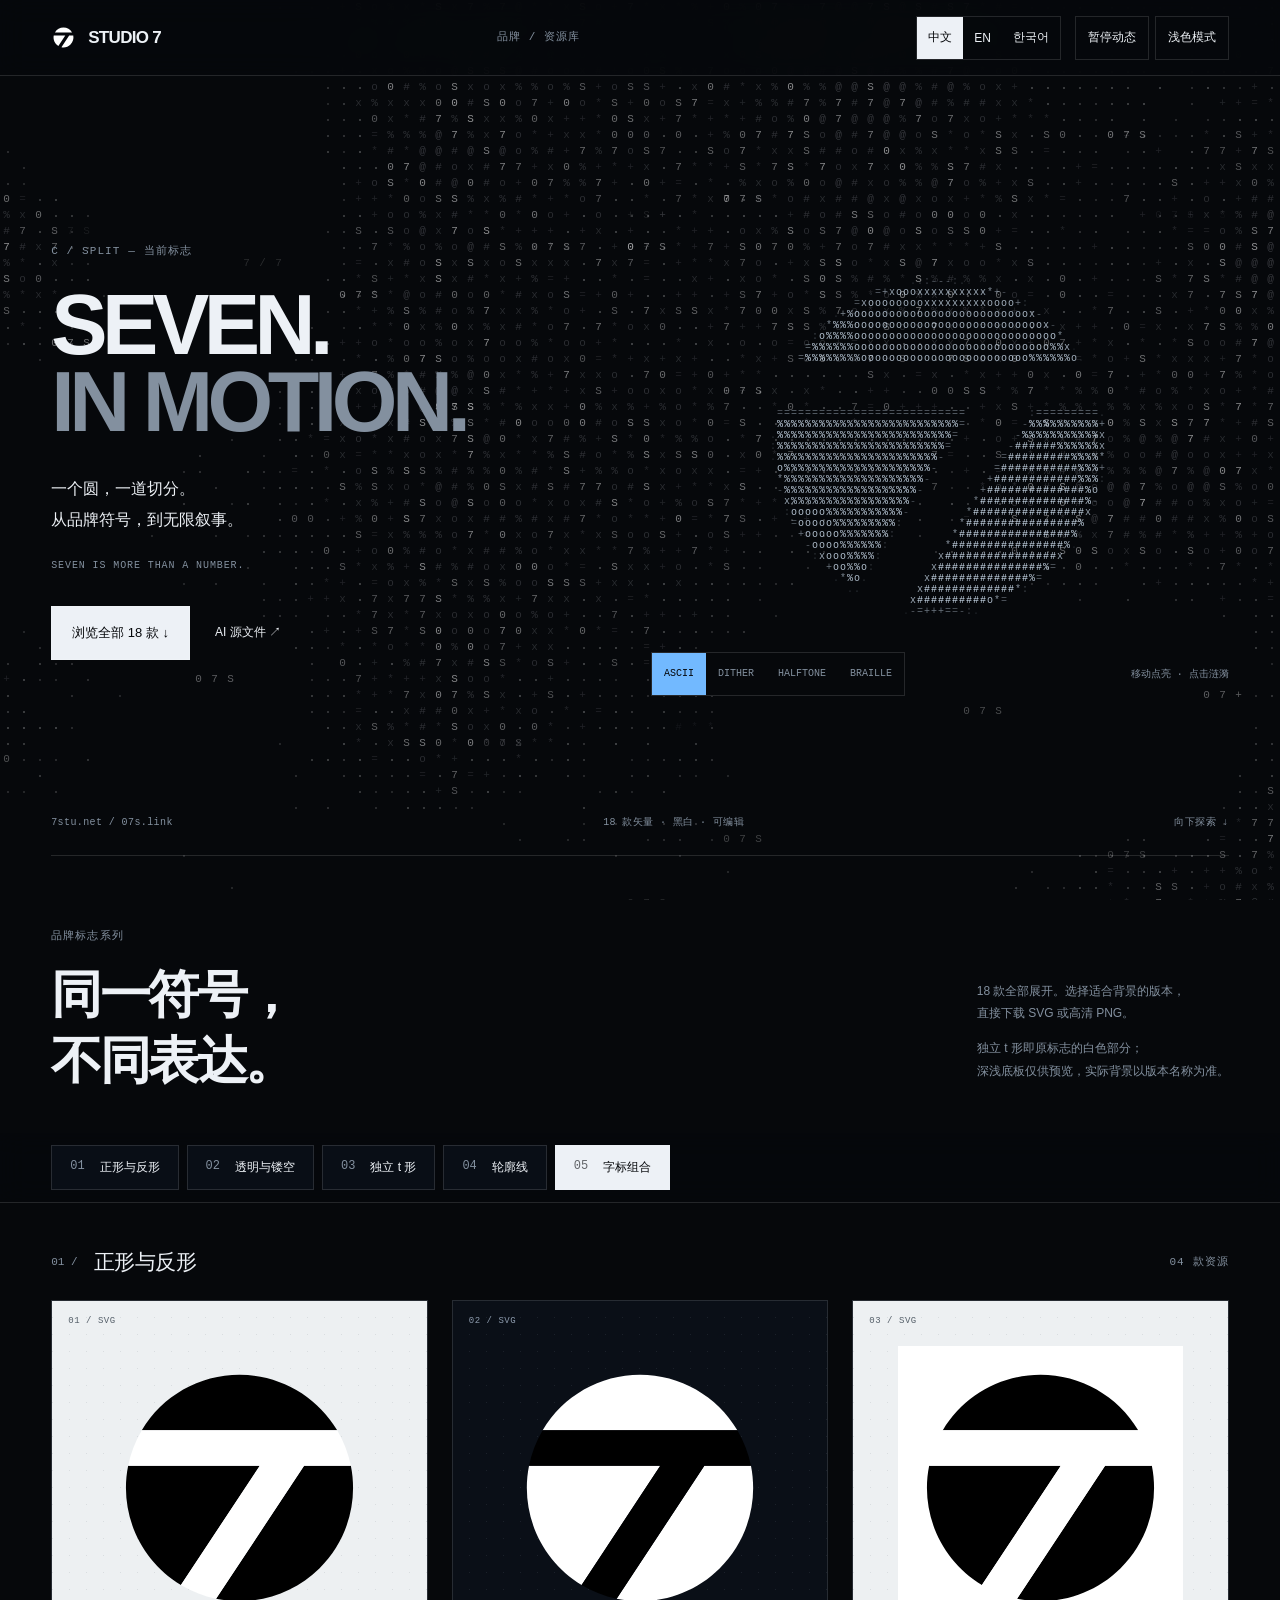
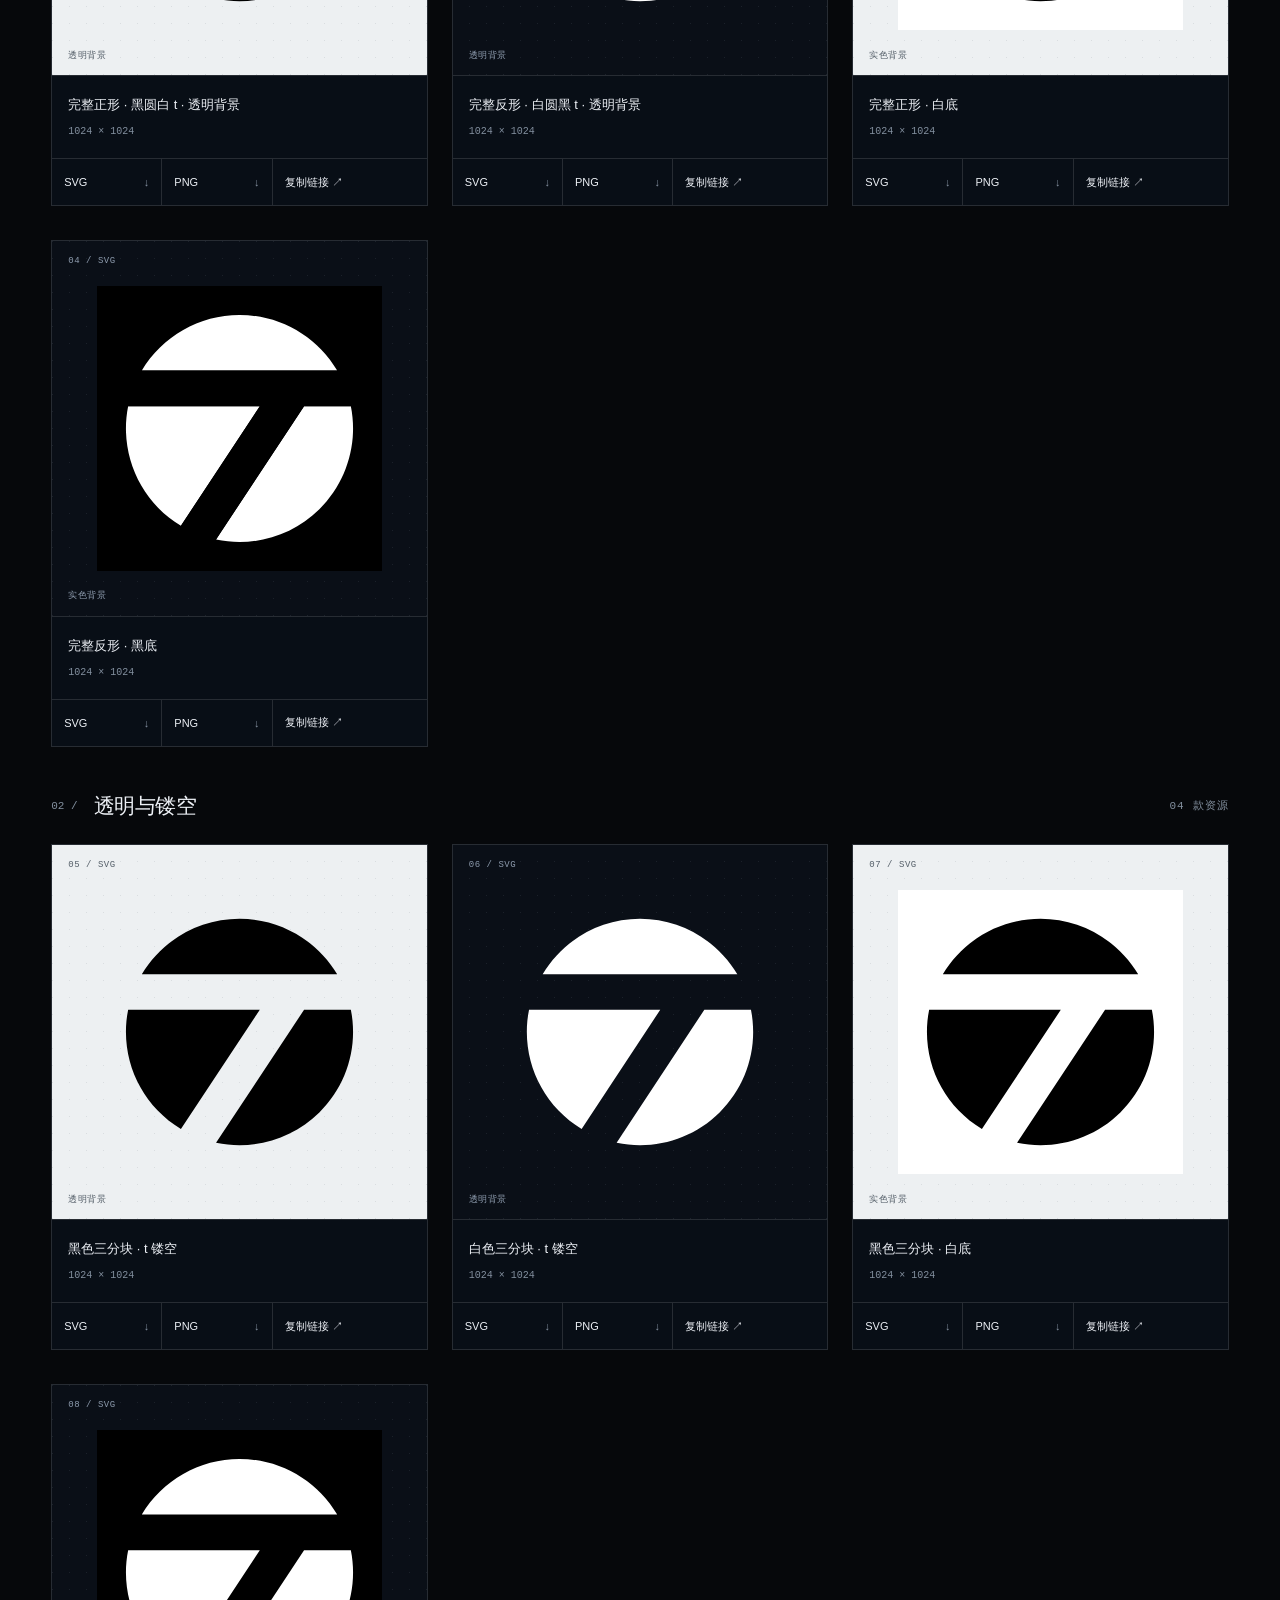
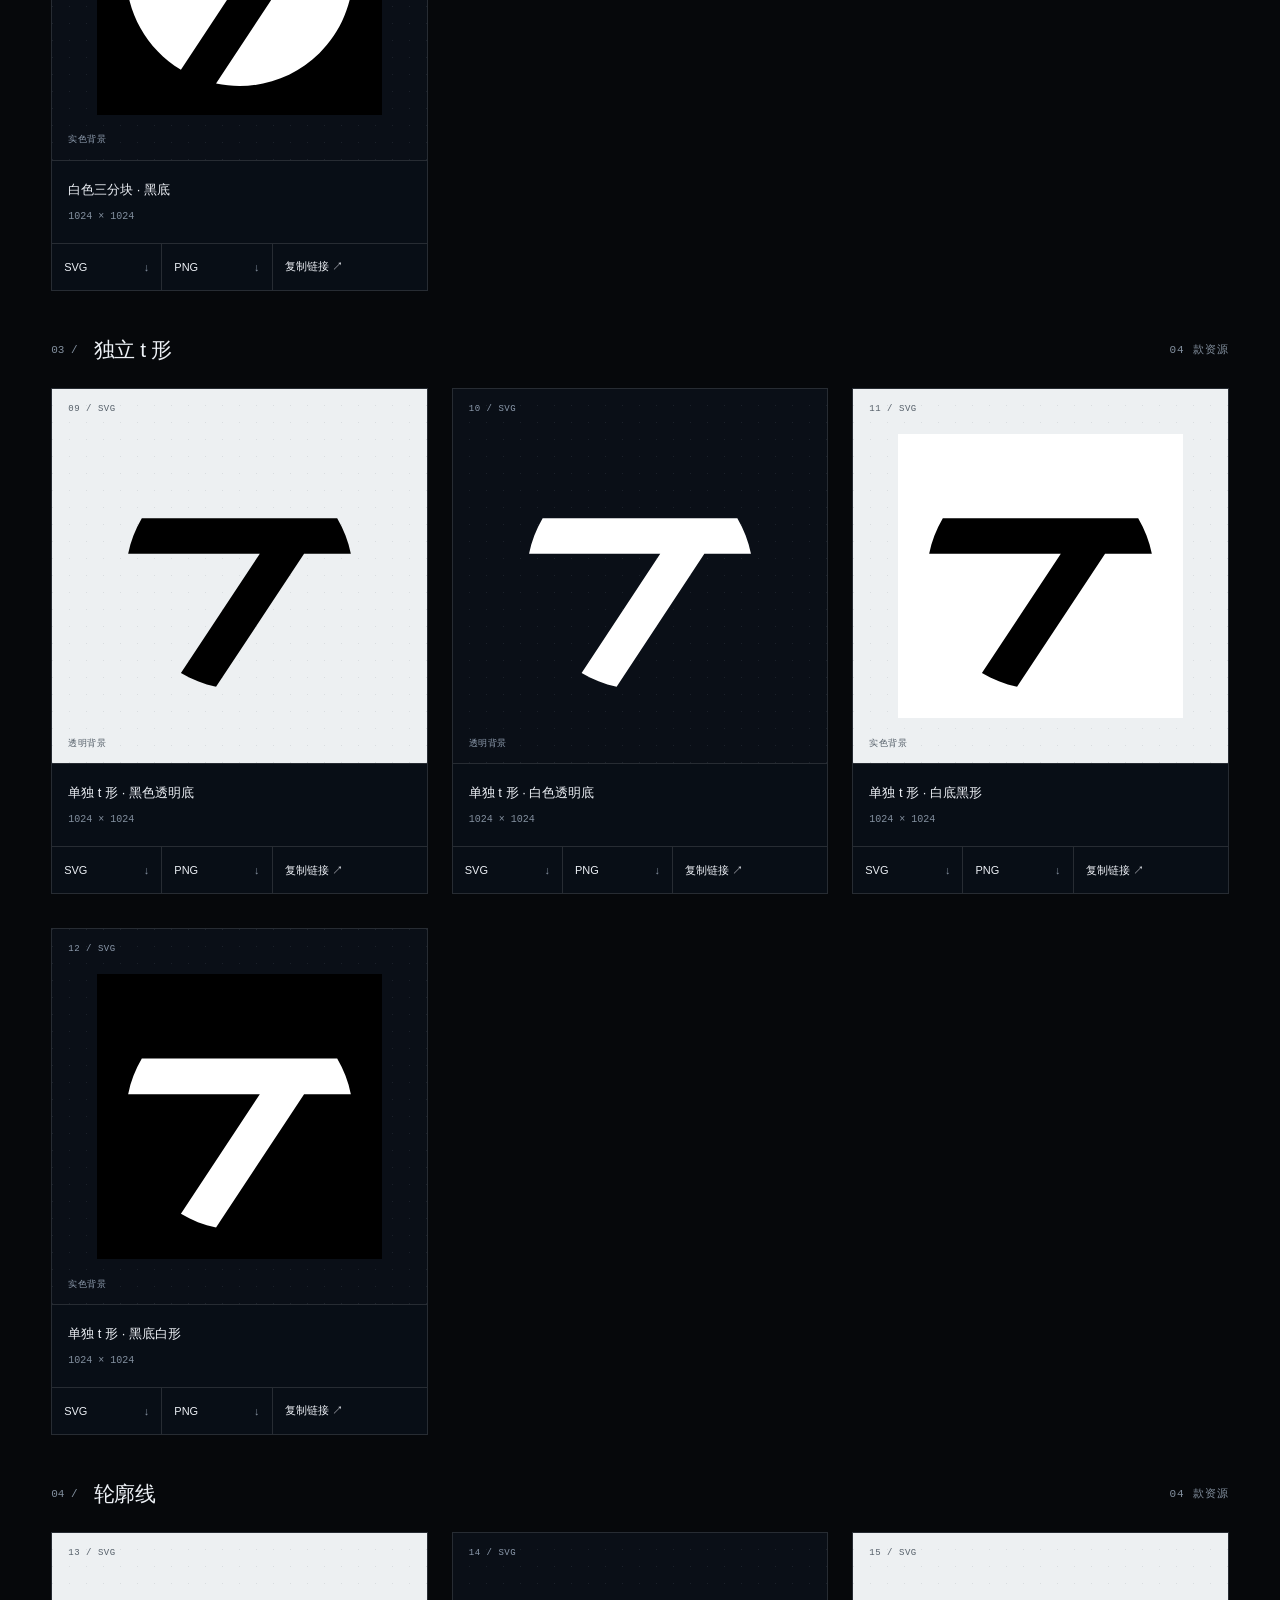
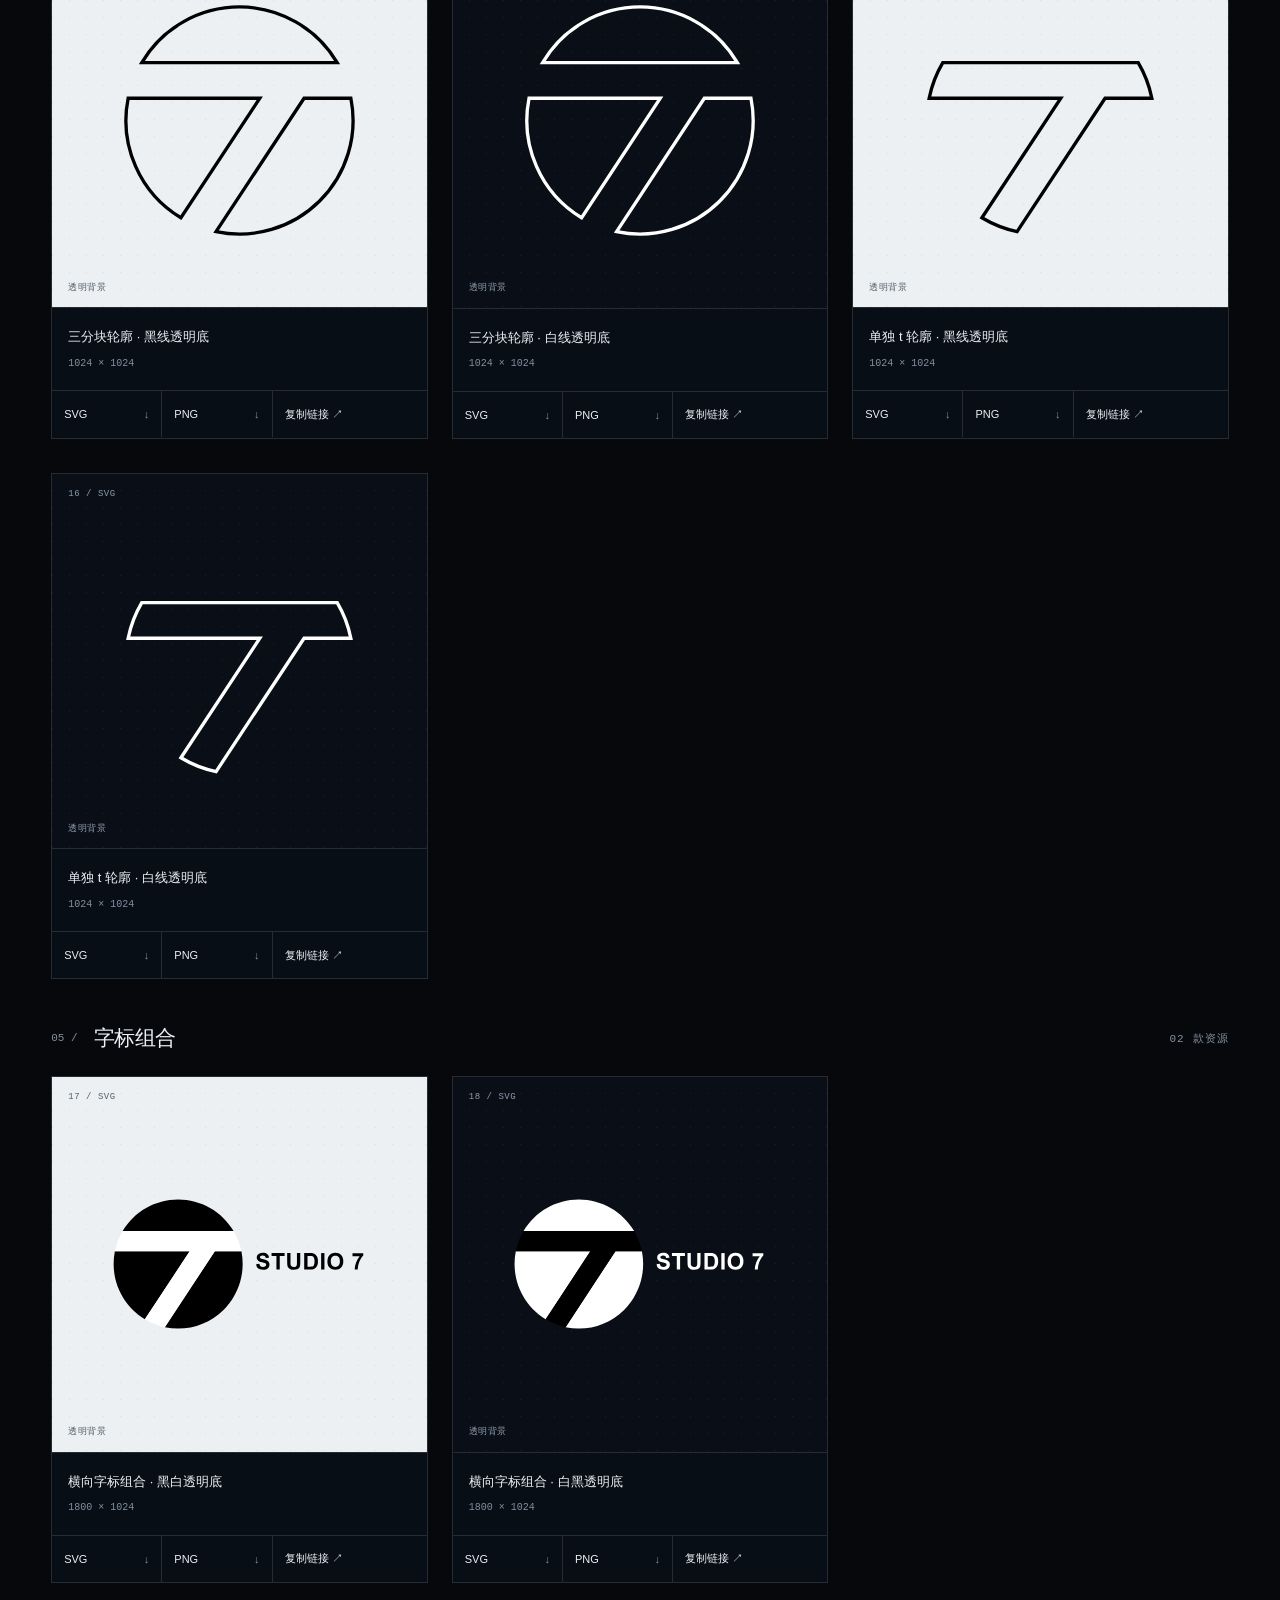
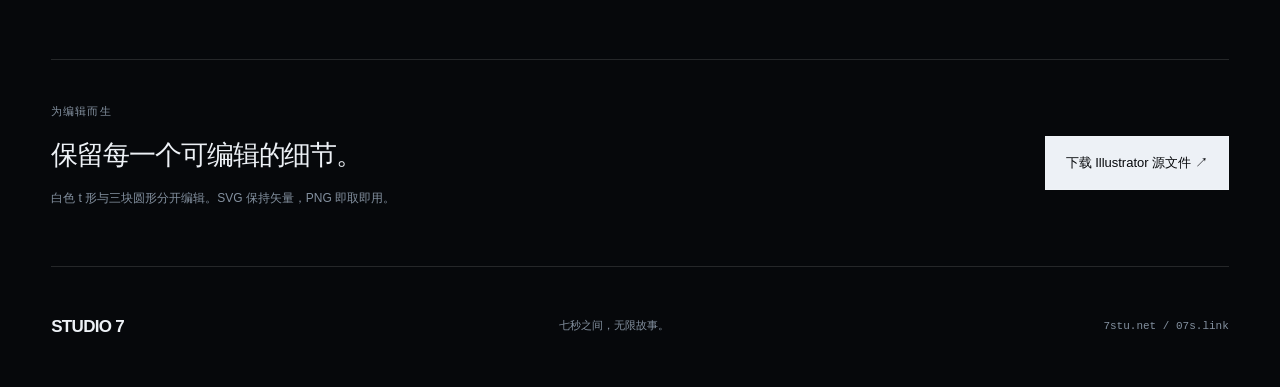
<file: index.html>
<!doctype html>
<html lang="zh-CN" data-theme="dark"><head><meta charset="utf-8"><meta name="viewport" content="width=device-width,initial-scale=1"><meta name="theme-color" content="#06080b"><meta name="description" content="STUDIO 7 · C / SPLIT 品牌资源库。18 款可编辑 SVG 与高清 PNG，正反、镂空、独立 t 形、轮廓和组合字标。"><title>STUDIO 7 — Identity in motion.</title><link rel="icon" href="logo/studio7.svg" type="image/svg+xml"><link rel="stylesheet" href="assets/identity.css?v=20261017c"></head><body><div id="loader" aria-hidden="true"><div class="bar"></div><div class="num"></div></div><script src="assets/loader.js?v=20261017"></script><a class="skip" href="#library">跳到 Logo 资源</a><canvas id="field" aria-hidden="true"></canvas><div class="page"><header class="topbar"><a href="#top" class="brand"><img src="logo/studio7-white.svg" width="25" height="25" alt=""><span>STUDIO 7</span></a><span class="top-label">IDENTITY / RESOURCE LIBRARY</span><div class="controls"><div class="languages" role="group" aria-label="语言"><button data-lang="zh" lang="zh-CN" aria-pressed="true">中文</button><button data-lang="en" lang="en" aria-pressed="false">EN</button><button data-lang="ko" lang="ko" aria-pressed="false">한국어</button></div><button id="motion" type="button" aria-pressed="false">暂停动态</button><button id="theme" type="button" aria-pressed="false">浅色模式</button></div></header><main id="top"><section class="hero"><div class="hero-copy"><div class="eyebrow"><span class="live-dot"></span> C / SPLIT — CURRENT IDENTITY</div><h1>SEVEN.<br><span>IN MOTION.</span></h1><p class="hero-intro">一个圆，一道切分。<br>从品牌符号，到无限叙事。</p><p class="hero-manifesto">SEVEN IS MORE THAN A NUMBER.</p><div class="hero-actions"><a class="primary" href="#library">浏览全部 18 款 <span>↓</span></a><a href="logo/studio7-c/source/studio7-c.ai" download>AI 源文件 ↗︎</a></div></div><div class="hero-art"><canvas id="heroCanvas" role="img" aria-label="由 ASCII 字符组成的动态 C / SPLIT 标志"></canvas><img class="canvas-fallback" src="logo/studio7-white.svg" alt="C / SPLIT 标志"><div class="art-tools"><div class="render-modes" role="group" aria-label="字符渲染方式"><button data-mode="ascii" aria-pressed="true">ASCII</button><button data-mode="dither" aria-pressed="false">DITHER</button><button data-mode="halftone" aria-pressed="false">HALFTONE</button><button data-mode="braille" aria-pressed="false">BRAILLE</button></div><span>移动点亮 · 点击涟漪</span></div></div><div class="hero-footer"><span>7stu.net / 07s.link</span><span>18 VECTORS · BLACK & WHITE · EDITABLE</span><span>SCROLL TO EXPLORE ↓</span></div></section><section class="library-intro" id="library"><div><p class="eyebrow">THE IDENTITY COLLECTION</p><h2>同一符号，<br>不同表达。</h2></div><div class="library-description"><p>18 款全部展开。选择适合背景的版本，<br>直接下载 SVG 或高清 PNG。</p><p>独立 t 形即原标志的白色部分；<br>深浅底板仅供预览，实际背景以版本名称为准。</p></div></section><nav class="category-nav" aria-label="资源分类"><a href="#positive"><span>01</span> 正形与反形</a><a href="#cutout"><span>02</span> 透明与镂空</a><a href="#t-shape"><span>03</span> 独立 t 形</a><a href="#outline"><span>04</span> 轮廓线</a><a href="#lockup"><span>05</span> 字标组合</a></nav><section class="collection" id="positive" aria-labelledby="title-positive"><div class="section-heading"><div><span class="index-number">01 /</span><h2 id="title-positive">正形与反形</h2></div><span class="mono">04 ASSETS</span></div><div class="asset-grid"><article class="asset"><div class="sample on-light"><span class="asset-number">01 / SVG</span><img src="logo/studio7-c/svg/01-full-positive-transparent.svg" width="1024" height="1024" alt="完整正形 · 黑圆白 t · 透明背景" loading="lazy" decoding="async"><span class="sample-caption">TRANSPARENT</span></div><div class="asset-meta"><h3>完整正形 · 黑圆白 t · 透明背景</h3><span>1024 × 1024</span></div><div class="asset-actions"><a href="logo/studio7-c/svg/01-full-positive-transparent.svg" download>SVG <span>↓</span></a><a href="logo/studio7-c/png/01-full-positive-transparent.png" download>PNG <span>↓</span></a><button type="button" data-copy="logo/studio7-c/svg/01-full-positive-transparent.svg" aria-label="复制完整正形 · 黑圆白 t · 透明背景的 SVG 地址">复制链接 <span>↗︎</span></button></div></article><article class="asset"><div class="sample on-dark"><span class="asset-number">02 / SVG</span><img src="logo/studio7-c/svg/02-full-reverse-transparent.svg" width="1024" height="1024" alt="完整反形 · 白圆黑 t · 透明背景" loading="lazy" decoding="async"><span class="sample-caption">TRANSPARENT</span></div><div class="asset-meta"><h3>完整反形 · 白圆黑 t · 透明背景</h3><span>1024 × 1024</span></div><div class="asset-actions"><a href="logo/studio7-c/svg/02-full-reverse-transparent.svg" download>SVG <span>↓</span></a><a href="logo/studio7-c/png/02-full-reverse-transparent.png" download>PNG <span>↓</span></a><button type="button" data-copy="logo/studio7-c/svg/02-full-reverse-transparent.svg" aria-label="复制完整反形 · 白圆黑 t · 透明背景的 SVG 地址">复制链接 <span>↗︎</span></button></div></article><article class="asset"><div class="sample on-light"><span class="asset-number">03 / SVG</span><img src="logo/studio7-c/svg/03-full-positive-white-bg.svg" width="1024" height="1024" alt="完整正形 · 白底" loading="lazy" decoding="async"><span class="sample-caption">SOLID BACKGROUND</span></div><div class="asset-meta"><h3>完整正形 · 白底</h3><span>1024 × 1024</span></div><div class="asset-actions"><a href="logo/studio7-c/svg/03-full-positive-white-bg.svg" download>SVG <span>↓</span></a><a href="logo/studio7-c/png/03-full-positive-white-bg.png" download>PNG <span>↓</span></a><button type="button" data-copy="logo/studio7-c/svg/03-full-positive-white-bg.svg" aria-label="复制完整正形 · 白底的 SVG 地址">复制链接 <span>↗︎</span></button></div></article><article class="asset"><div class="sample on-dark"><span class="asset-number">04 / SVG</span><img src="logo/studio7-c/svg/04-full-reverse-black-bg.svg" width="1024" height="1024" alt="完整反形 · 黑底" loading="lazy" decoding="async"><span class="sample-caption">SOLID BACKGROUND</span></div><div class="asset-meta"><h3>完整反形 · 黑底</h3><span>1024 × 1024</span></div><div class="asset-actions"><a href="logo/studio7-c/svg/04-full-reverse-black-bg.svg" download>SVG <span>↓</span></a><a href="logo/studio7-c/png/04-full-reverse-black-bg.png" download>PNG <span>↓</span></a><button type="button" data-copy="logo/studio7-c/svg/04-full-reverse-black-bg.svg" aria-label="复制完整反形 · 黑底的 SVG 地址">复制链接 <span>↗︎</span></button></div></article></div></section><section class="collection" id="cutout" aria-labelledby="title-cutout"><div class="section-heading"><div><span class="index-number">02 /</span><h2 id="title-cutout">透明与镂空</h2></div><span class="mono">04 ASSETS</span></div><div class="asset-grid"><article class="asset"><div class="sample on-light"><span class="asset-number">05 / SVG</span><img src="logo/studio7-c/svg/05-split-black-transparent.svg" width="1024" height="1024" alt="黑色三分块 · t 镂空" loading="lazy" decoding="async"><span class="sample-caption">TRANSPARENT</span></div><div class="asset-meta"><h3>黑色三分块 · t 镂空</h3><span>1024 × 1024</span></div><div class="asset-actions"><a href="logo/studio7-c/svg/05-split-black-transparent.svg" download>SVG <span>↓</span></a><a href="logo/studio7-c/png/05-split-black-transparent.png" download>PNG <span>↓</span></a><button type="button" data-copy="logo/studio7-c/svg/05-split-black-transparent.svg" aria-label="复制黑色三分块 · t 镂空的 SVG 地址">复制链接 <span>↗︎</span></button></div></article><article class="asset"><div class="sample on-dark"><span class="asset-number">06 / SVG</span><img src="logo/studio7-c/svg/06-split-white-transparent.svg" width="1024" height="1024" alt="白色三分块 · t 镂空" loading="lazy" decoding="async"><span class="sample-caption">TRANSPARENT</span></div><div class="asset-meta"><h3>白色三分块 · t 镂空</h3><span>1024 × 1024</span></div><div class="asset-actions"><a href="logo/studio7-c/svg/06-split-white-transparent.svg" download>SVG <span>↓</span></a><a href="logo/studio7-c/png/06-split-white-transparent.png" download>PNG <span>↓</span></a><button type="button" data-copy="logo/studio7-c/svg/06-split-white-transparent.svg" aria-label="复制白色三分块 · t 镂空的 SVG 地址">复制链接 <span>↗︎</span></button></div></article><article class="asset"><div class="sample on-light"><span class="asset-number">07 / SVG</span><img src="logo/studio7-c/svg/07-split-black-white-bg.svg" width="1024" height="1024" alt="黑色三分块 · 白底" loading="lazy" decoding="async"><span class="sample-caption">SOLID BACKGROUND</span></div><div class="asset-meta"><h3>黑色三分块 · 白底</h3><span>1024 × 1024</span></div><div class="asset-actions"><a href="logo/studio7-c/svg/07-split-black-white-bg.svg" download>SVG <span>↓</span></a><a href="logo/studio7-c/png/07-split-black-white-bg.png" download>PNG <span>↓</span></a><button type="button" data-copy="logo/studio7-c/svg/07-split-black-white-bg.svg" aria-label="复制黑色三分块 · 白底的 SVG 地址">复制链接 <span>↗︎</span></button></div></article><article class="asset"><div class="sample on-dark"><span class="asset-number">08 / SVG</span><img src="logo/studio7-c/svg/08-split-white-black-bg.svg" width="1024" height="1024" alt="白色三分块 · 黑底" loading="lazy" decoding="async"><span class="sample-caption">SOLID BACKGROUND</span></div><div class="asset-meta"><h3>白色三分块 · 黑底</h3><span>1024 × 1024</span></div><div class="asset-actions"><a href="logo/studio7-c/svg/08-split-white-black-bg.svg" download>SVG <span>↓</span></a><a href="logo/studio7-c/png/08-split-white-black-bg.png" download>PNG <span>↓</span></a><button type="button" data-copy="logo/studio7-c/svg/08-split-white-black-bg.svg" aria-label="复制白色三分块 · 黑底的 SVG 地址">复制链接 <span>↗︎</span></button></div></article></div></section><section class="collection" id="t-shape" aria-labelledby="title-t-shape"><div class="section-heading"><div><span class="index-number">03 /</span><h2 id="title-t-shape">独立 t 形</h2></div><span class="mono">04 ASSETS</span></div><div class="asset-grid"><article class="asset"><div class="sample on-light"><span class="asset-number">09 / SVG</span><img src="logo/studio7-c/svg/09-t-black-transparent.svg" width="1024" height="1024" alt="单独 t 形 · 黑色透明底" loading="lazy" decoding="async"><span class="sample-caption">TRANSPARENT</span></div><div class="asset-meta"><h3>单独 t 形 · 黑色透明底</h3><span>1024 × 1024</span></div><div class="asset-actions"><a href="logo/studio7-c/svg/09-t-black-transparent.svg" download>SVG <span>↓</span></a><a href="logo/studio7-c/png/09-t-black-transparent.png" download>PNG <span>↓</span></a><button type="button" data-copy="logo/studio7-c/svg/09-t-black-transparent.svg" aria-label="复制单独 t 形 · 黑色透明底的 SVG 地址">复制链接 <span>↗︎</span></button></div></article><article class="asset"><div class="sample on-dark"><span class="asset-number">10 / SVG</span><img src="logo/studio7-c/svg/10-t-white-transparent.svg" width="1024" height="1024" alt="单独 t 形 · 白色透明底" loading="lazy" decoding="async"><span class="sample-caption">TRANSPARENT</span></div><div class="asset-meta"><h3>单独 t 形 · 白色透明底</h3><span>1024 × 1024</span></div><div class="asset-actions"><a href="logo/studio7-c/svg/10-t-white-transparent.svg" download>SVG <span>↓</span></a><a href="logo/studio7-c/png/10-t-white-transparent.png" download>PNG <span>↓</span></a><button type="button" data-copy="logo/studio7-c/svg/10-t-white-transparent.svg" aria-label="复制单独 t 形 · 白色透明底的 SVG 地址">复制链接 <span>↗︎</span></button></div></article><article class="asset"><div class="sample on-light"><span class="asset-number">11 / SVG</span><img src="logo/studio7-c/svg/11-t-black-white-bg.svg" width="1024" height="1024" alt="单独 t 形 · 白底黑形" loading="lazy" decoding="async"><span class="sample-caption">SOLID BACKGROUND</span></div><div class="asset-meta"><h3>单独 t 形 · 白底黑形</h3><span>1024 × 1024</span></div><div class="asset-actions"><a href="logo/studio7-c/svg/11-t-black-white-bg.svg" download>SVG <span>↓</span></a><a href="logo/studio7-c/png/11-t-black-white-bg.png" download>PNG <span>↓</span></a><button type="button" data-copy="logo/studio7-c/svg/11-t-black-white-bg.svg" aria-label="复制单独 t 形 · 白底黑形的 SVG 地址">复制链接 <span>↗︎</span></button></div></article><article class="asset"><div class="sample on-dark"><span class="asset-number">12 / SVG</span><img src="logo/studio7-c/svg/12-t-white-black-bg.svg" width="1024" height="1024" alt="单独 t 形 · 黑底白形" loading="lazy" decoding="async"><span class="sample-caption">SOLID BACKGROUND</span></div><div class="asset-meta"><h3>单独 t 形 · 黑底白形</h3><span>1024 × 1024</span></div><div class="asset-actions"><a href="logo/studio7-c/svg/12-t-white-black-bg.svg" download>SVG <span>↓</span></a><a href="logo/studio7-c/png/12-t-white-black-bg.png" download>PNG <span>↓</span></a><button type="button" data-copy="logo/studio7-c/svg/12-t-white-black-bg.svg" aria-label="复制单独 t 形 · 黑底白形的 SVG 地址">复制链接 <span>↗︎</span></button></div></article></div></section><section class="collection" id="outline" aria-labelledby="title-outline"><div class="section-heading"><div><span class="index-number">04 /</span><h2 id="title-outline">轮廓线</h2></div><span class="mono">04 ASSETS</span></div><div class="asset-grid"><article class="asset"><div class="sample on-light"><span class="asset-number">13 / SVG</span><img src="logo/studio7-c/svg/13-split-outline-black.svg" width="1024" height="1024" alt="三分块轮廓 · 黑线透明底" loading="lazy" decoding="async"><span class="sample-caption">TRANSPARENT</span></div><div class="asset-meta"><h3>三分块轮廓 · 黑线透明底</h3><span>1024 × 1024</span></div><div class="asset-actions"><a href="logo/studio7-c/svg/13-split-outline-black.svg" download>SVG <span>↓</span></a><a href="logo/studio7-c/png/13-split-outline-black.png" download>PNG <span>↓</span></a><button type="button" data-copy="logo/studio7-c/svg/13-split-outline-black.svg" aria-label="复制三分块轮廓 · 黑线透明底的 SVG 地址">复制链接 <span>↗︎</span></button></div></article><article class="asset"><div class="sample on-dark"><span class="asset-number">14 / SVG</span><img src="logo/studio7-c/svg/14-split-outline-white.svg" width="1024" height="1024" alt="三分块轮廓 · 白线透明底" loading="lazy" decoding="async"><span class="sample-caption">TRANSPARENT</span></div><div class="asset-meta"><h3>三分块轮廓 · 白线透明底</h3><span>1024 × 1024</span></div><div class="asset-actions"><a href="logo/studio7-c/svg/14-split-outline-white.svg" download>SVG <span>↓</span></a><a href="logo/studio7-c/png/14-split-outline-white.png" download>PNG <span>↓</span></a><button type="button" data-copy="logo/studio7-c/svg/14-split-outline-white.svg" aria-label="复制三分块轮廓 · 白线透明底的 SVG 地址">复制链接 <span>↗︎</span></button></div></article><article class="asset"><div class="sample on-light"><span class="asset-number">15 / SVG</span><img src="logo/studio7-c/svg/15-t-outline-black.svg" width="1024" height="1024" alt="单独 t 轮廓 · 黑线透明底" loading="lazy" decoding="async"><span class="sample-caption">TRANSPARENT</span></div><div class="asset-meta"><h3>单独 t 轮廓 · 黑线透明底</h3><span>1024 × 1024</span></div><div class="asset-actions"><a href="logo/studio7-c/svg/15-t-outline-black.svg" download>SVG <span>↓</span></a><a href="logo/studio7-c/png/15-t-outline-black.png" download>PNG <span>↓</span></a><button type="button" data-copy="logo/studio7-c/svg/15-t-outline-black.svg" aria-label="复制单独 t 轮廓 · 黑线透明底的 SVG 地址">复制链接 <span>↗︎</span></button></div></article><article class="asset"><div class="sample on-dark"><span class="asset-number">16 / SVG</span><img src="logo/studio7-c/svg/16-t-outline-white.svg" width="1024" height="1024" alt="单独 t 轮廓 · 白线透明底" loading="lazy" decoding="async"><span class="sample-caption">TRANSPARENT</span></div><div class="asset-meta"><h3>单独 t 轮廓 · 白线透明底</h3><span>1024 × 1024</span></div><div class="asset-actions"><a href="logo/studio7-c/svg/16-t-outline-white.svg" download>SVG <span>↓</span></a><a href="logo/studio7-c/png/16-t-outline-white.png" download>PNG <span>↓</span></a><button type="button" data-copy="logo/studio7-c/svg/16-t-outline-white.svg" aria-label="复制单独 t 轮廓 · 白线透明底的 SVG 地址">复制链接 <span>↗︎</span></button></div></article></div></section><section class="collection" id="lockup" aria-labelledby="title-lockup"><div class="section-heading"><div><span class="index-number">05 /</span><h2 id="title-lockup">字标组合</h2></div><span class="mono">02 ASSETS</span></div><div class="asset-grid"><article class="asset"><div class="sample on-light"><span class="asset-number">17 / SVG</span><img src="logo/studio7-c/svg/17-lockup-positive.svg" width="1800" height="1024" alt="横向字标组合 · 黑白透明底" loading="lazy" decoding="async"><span class="sample-caption">TRANSPARENT</span></div><div class="asset-meta"><h3>横向字标组合 · 黑白透明底</h3><span>1800 × 1024</span></div><div class="asset-actions"><a href="logo/studio7-c/svg/17-lockup-positive.svg" download>SVG <span>↓</span></a><a href="logo/studio7-c/png/17-lockup-positive.png" download>PNG <span>↓</span></a><button type="button" data-copy="logo/studio7-c/svg/17-lockup-positive.svg" aria-label="复制横向字标组合 · 黑白透明底的 SVG 地址">复制链接 <span>↗︎</span></button></div></article><article class="asset"><div class="sample on-dark"><span class="asset-number">18 / SVG</span><img src="logo/studio7-c/svg/18-lockup-reverse.svg" width="1800" height="1024" alt="横向字标组合 · 白黑透明底" loading="lazy" decoding="async"><span class="sample-caption">TRANSPARENT</span></div><div class="asset-meta"><h3>横向字标组合 · 白黑透明底</h3><span>1800 × 1024</span></div><div class="asset-actions"><a href="logo/studio7-c/svg/18-lockup-reverse.svg" download>SVG <span>↓</span></a><a href="logo/studio7-c/png/18-lockup-reverse.png" download>PNG <span>↓</span></a><button type="button" data-copy="logo/studio7-c/svg/18-lockup-reverse.svg" aria-label="复制横向字标组合 · 白黑透明底的 SVG 地址">复制链接 <span>↗︎</span></button></div></article></div></section><section class="source-banner"><div><p class="eyebrow">MADE TO BE EDITED</p><h2>保留每一个可编辑的细节。</h2><p>白色 t 形与三块圆形分开编辑。SVG 保持矢量，PNG 即取即用。</p></div><a href="logo/studio7-c/source/studio7-c.ai" download class="primary">下载 Illustrator 源文件 ↗︎</a></section></main><footer><a class="brand" href="#top">STUDIO 7</a><p>Seven Seconds, Infinite Stories.</p><span>7stu.net / 07s.link</span></footer></div><div id="status" role="status" aria-live="polite"></div><script src="assets/locales.js?v=20261017c" defer></script><script src="assets/identity.js?v=20261017c" defer></script></body></html>
</file>
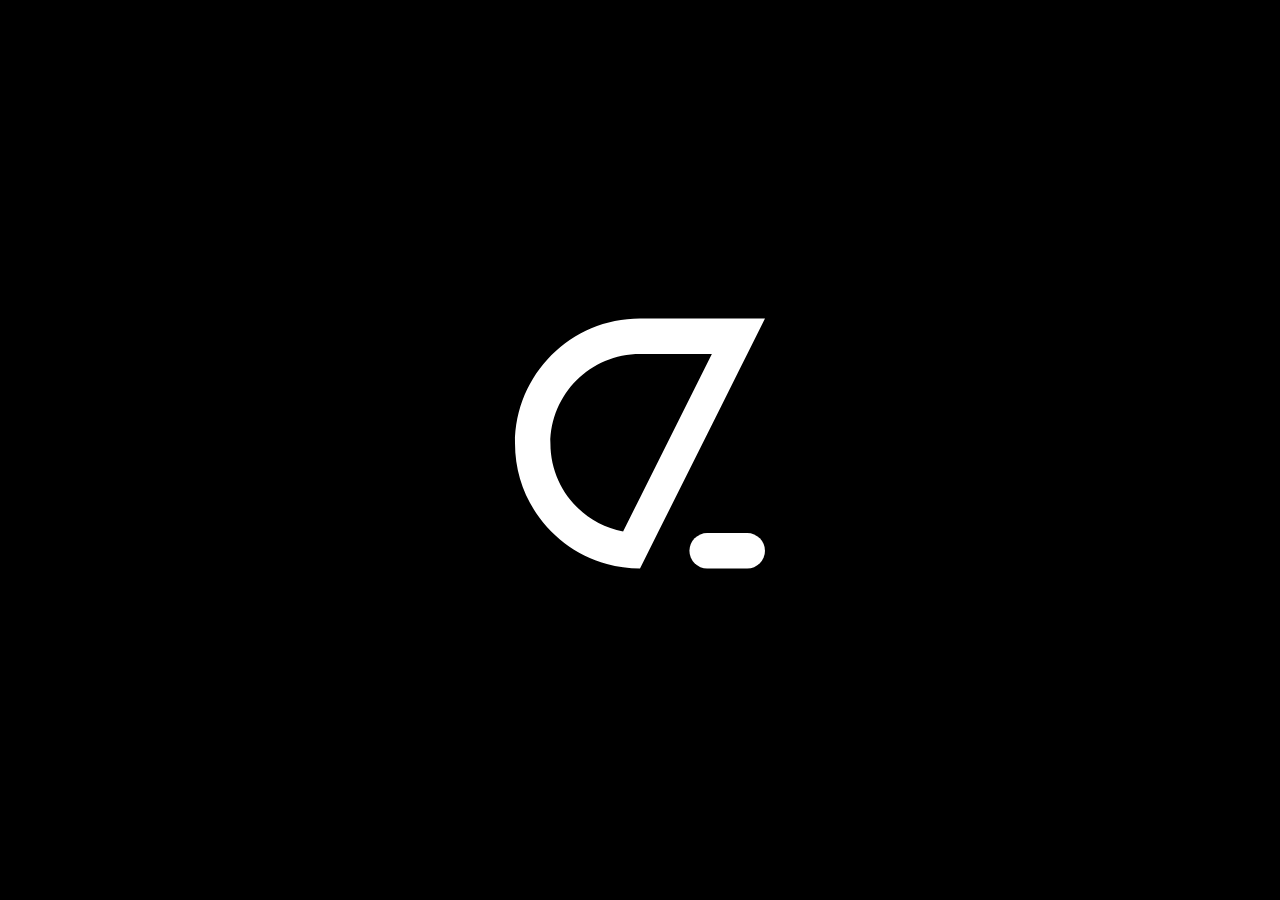
<file: archive/legacy-pre-c/index.html>
<!DOCTYPE html>
<html lang="zh-CN">
<head>
    <meta charset="UTF-8">
    <meta name="viewport" content="width=device-width, initial-scale=1.0">
    <title>首页</title>
    <style>
        body {
            margin: 0;
            padding: 0;
            height: 100vh;
            background-color: #000;
            display: flex;
            justify-content: center;
            align-items: center;
        }
        .logo-container {
            max-width: 90%;
            max-height: 90%;
            display: flex;
            justify-content: center;
            align-items: center;
        }
        .logo-container svg {
            width: 100%;
            max-width: 500px;
            height: auto;
            display: block;
        }
    </style>
</head>
<body>
    <div class="logo-container">
        <!-- 这里是你替换的SVG内容 -->
        <?xml version="1.0" encoding="UTF-8"?>
        <svg id="Layer_11" xmlns="http://www.w3.org/2000/svg" viewBox="0 0 600 600">
          <defs>
            <style>
              .cls-1 {
                fill: #FFFFFF;
              }
            </style>
          </defs>
          <path class="cls-1" d="M479.15,37.02h-179.15c-138.06,0-249.98,111.92-249.98,249.98,0,115.08,77.77,211.98,183.62,241.06,21.14,5.81,43.38,8.92,66.36,8.92l37.37-74.74,125.25-250.49,37.37-74.74,14.58-29.16,35.41-70.82h-70.82ZM300,395.32l-33.81,67.62c-82.78-15.81-145.34-88.57-145.34-175.95,0-98.94,80.21-179.15,179.15-179.15h143.74l-23.27,46.55-120.47,240.94Z"/>
          <rect class="cls-1" x="398.88" y="466.15" width="151.09" height="70.82" rx="35.41" ry="35.41"/>
        </svg>
    </div>
</body>
</html>
</file>
<file: assets/identity.css>
:root{--bg:#06080b;--ink:#edf1f6;--muted:#83909f;--line:#ffffff20;--accent:#72b9ff;--panel:#0a1019d9;--header:#06080be8;--mono:Consolas,"SFMono-Regular","Courier New",monospace;--sans:Arial,"Microsoft YaHei",sans-serif;color-scheme:dark}
:root[data-theme=light]{--bg:#eff1f3;--ink:#111820;--muted:#536171;--line:#11182026;--accent:#155aa0;--panel:#ffffffb8;--header:#eff1f3ed;color-scheme:light}
*{box-sizing:border-box}html{scroll-behavior:smooth;scroll-padding-top:130px}body{margin:0;color:var(--ink);background:var(--bg);font-family:var(--sans);-webkit-font-smoothing:antialiased}a{color:inherit;text-decoration:none}button{font:inherit;color:inherit;border:0;cursor:pointer;background:none}button,a{-webkit-tap-highlight-color:transparent}button:focus-visible,a:focus-visible{outline:2px solid var(--accent);outline-offset:4px}img{display:block}#field{position:fixed;inset:0;width:100%;height:100%;pointer-events:none;z-index:0}.page{position:relative;z-index:1}.skip{position:fixed;top:-70px;left:20px;padding:15px;background:var(--ink);color:var(--bg);z-index:100}.skip:focus{top:10px}.topbar{position:sticky;top:0;z-index:20;display:flex;align-items:center;justify-content:space-between;gap:20px;min-height:76px;padding:12px clamp(20px,4vw,64px);border-bottom:1px solid var(--line);background:var(--header);backdrop-filter:blur(14px)}.brand{display:flex;align-items:center;gap:12px;font-size:17px;font-weight:800;letter-spacing:-.04em;white-space:nowrap}.brand img{width:25px;height:25px}:root[data-theme=light] .brand img{filter:invert(1)}.top-label,.eyebrow,.mono{font:11px/1.6 var(--mono);letter-spacing:.1em}.top-label{color:var(--muted)}.controls{display:flex;gap:6px}.controls button{min-height:42px;padding:10px 12px;border:1px solid var(--line);font-size:12px}.controls button:hover{border-color:var(--accent)}main,footer{max-width:1600px;margin:auto;padding-inline:clamp(20px,4vw,64px)}.hero{min-height:690px;min-height:min(780px,calc(100svh - 76px));display:grid;grid-template-columns:1fr 1fr;align-items:center;gap:22px;position:relative;padding:64px 0 92px;border-bottom:1px solid var(--line)}.hero-copy{position:relative;z-index:2}.eyebrow{color:var(--muted);margin:0 0 26px}.live-dot{width:6px;height:6px;display:inline-block;border-radius:50%;background:var(--accent);margin-right:10px;box-shadow:0 0 12px var(--accent)}h1{font-size:clamp(58px,6.6vw,108px);font-weight:800;line-height:.92;letter-spacing:-.065em;margin:0 0 32px}h1 span{color:var(--muted)}.hero-intro{font-size:16px;line-height:1.9;margin:0 0 22px}.hero-manifesto{font:10px/1.7 var(--mono);color:var(--muted);letter-spacing:.09em}.hero-actions{display:flex;gap:25px;align-items:center;margin-top:32px;font-size:12px}.primary{display:inline-flex;align-items:center;justify-content:space-between;gap:28px;padding:17px 20px;min-height:50px;border:1px solid var(--line);font-size:13px;background:var(--ink);color:var(--bg)}.primary:hover{background:var(--accent)}.hero-art{height:440px;min-width:0;position:relative;align-self:center}#heroCanvas{width:100%;height:100%;position:absolute;inset:0}.canvas-fallback{position:absolute;width:75%;height:75%;object-fit:contain;left:12.5%;top:8%;opacity:.7}.canvas-ready .canvas-fallback{display:none}.art-tools{position:absolute;bottom:-24px;left:0;right:0;display:flex;flex-wrap:wrap;align-items:center;justify-content:space-between;gap:14px;font:10px var(--mono);color:var(--muted)}.render-modes{display:flex;border:1px solid var(--line);background:var(--bg)}.render-modes button{font:10px var(--mono);padding:13px 12px;min-height:42px}.render-modes button[aria-pressed=true]{color:var(--bg);background:var(--accent)}.hero-footer{position:absolute;bottom:24px;left:0;right:0;display:flex;justify-content:space-between;gap:20px;font:10px/1.7 var(--mono);letter-spacing:.04em;color:var(--muted)}.library-intro{padding:72px 0 38px;display:flex;justify-content:space-between;gap:30px;align-items:end}.library-intro .eyebrow{margin-bottom:16px}.library-intro h2{font-size:clamp(32px,4vw,52px);line-height:1.3;letter-spacing:-.05em;margin:0}.library-description{font-size:12px;line-height:1.9;color:var(--muted)}.category-nav{display:flex;flex-wrap:wrap;gap:8px;padding-bottom:30px;border-bottom:1px solid var(--line)}.category-nav a{display:flex;gap:15px;padding:13px 18px;min-height:44px;border:1px solid var(--line);background:var(--panel);font-size:12px}.category-nav a:hover{border-color:var(--accent)}.category-nav span{color:var(--muted);font-family:var(--mono)}.collection{padding-top:45px;scroll-margin-top:90px}.section-heading{display:flex;align-items:center;justify-content:space-between;gap:20px;margin-bottom:24px}.section-heading>div{display:flex;align-items:center;gap:16px}.section-heading h2{font-size:21px;font-weight:500;margin:0;letter-spacing:-.02em}.index-number,.section-heading>.mono{font:11px var(--mono);color:var(--muted)}.asset-grid{display:grid;grid-template-columns:repeat(3,minmax(0,1fr));gap:34px 24px}.asset{min-width:0;background:var(--panel);border:1px solid var(--line)}.sample{position:relative;aspect-ratio:1/1;isolation:isolate;min-width:0;overflow:hidden}.sample.on-light{background:#edf0f2;color:#555f69}.sample.on-dark{background:#0a0f17;color:#8d9bad}.sample::before{content:"";position:absolute;inset:-25%;z-index:-1;background-image:radial-gradient(currentColor .6px,transparent .8px);background-size:17px 17px;opacity:.13;animation:drift 28s linear infinite;pointer-events:none}.sample img{position:absolute;inset:12%;width:76%;height:76%;max-width:76%;max-height:76%;object-fit:contain;object-position:center}.asset-number,.sample-caption{position:absolute;left:16px;font:9px/1.6 var(--mono);letter-spacing:.06em}.asset-number{top:13px}.sample-caption{bottom:12px}.asset-meta{padding:19px 16px 15px;min-height:83px;display:flex;flex-direction:column;gap:10px;border-top:1px solid var(--line)}.asset-meta h3{margin:0;font-size:13px;line-height:1.6;font-weight:500;overflow-wrap:anywhere}.asset-meta>span{font:10px var(--mono);color:var(--muted)}.asset-actions{display:grid;grid-template-columns:1fr 1fr 1.4fr;border-top:1px solid var(--line)}.asset-actions a,.asset-actions button{display:flex;justify-content:space-between;align-items:center;gap:5px;padding:13px 12px;min-height:46px;font-size:11px;white-space:nowrap}.asset-actions>:not(:last-child){border-right:1px solid var(--line)}.asset-actions span{color:var(--muted)}.asset-actions a:hover,.asset-actions button:hover{background:var(--line);color:var(--accent)}.source-banner{margin:76px 0 0;border-top:1px solid var(--line);border-bottom:1px solid var(--line);padding:44px 0;display:flex;align-items:center;justify-content:space-between;gap:30px}.source-banner .eyebrow{margin-bottom:16px}.source-banner h2{font-size:27px;font-weight:500;letter-spacing:-.04em;margin:0 0 15px}.source-banner p:not(.eyebrow){font-size:12px;color:var(--muted);line-height:1.8}footer{display:flex;justify-content:space-between;align-items:center;gap:20px;min-height:120px}footer p,footer>span{font:11px/1.7 var(--mono);color:var(--muted)}#status{position:fixed;bottom:24px;left:50%;transform:translate(-50%,15px);padding:14px 22px;background:var(--ink);color:var(--bg);font-size:12px;z-index:40;opacity:0;pointer-events:none;transition:opacity .2s,transform .2s}#status.visible{opacity:1;transform:translate(-50%,0)}body.motion-paused .sample::before{animation-play-state:paused}@keyframes drift{to{transform:translate(34px,51px)}}@media(min-width:1600px){.sample{aspect-ratio:1.12/1}}@media(max-width:1000px){.top-label{display:none}.hero{grid-template-columns:1.1fr 1fr;min-height:630px}.hero-art{height:360px}h1{font-size:clamp(58px,7.5vw,78px)}.asset-grid{grid-template-columns:repeat(2,minmax(0,1fr))}.hero-footer span:nth-child(2){display:none}.art-tools{bottom:-38px}}@media(max-width:640px){html{scroll-padding-top:105px}.topbar{min-height:67px;gap:8px;padding:10px 16px}.brand{font-size:15px;gap:7px}.brand img{width:22px;height:22px}.controls{gap:4px}.controls button{font-size:11px;padding:9px 8px}.hero{display:flex;flex-direction:column;align-items:stretch;gap:18px;padding:42px 0 80px;min-height:0}.eyebrow{font-size:9px;margin-bottom:20px}h1{font-size:clamp(53px,11.5vw,72px);margin-bottom:24px}.hero-intro{font-size:14px}.hero-actions{gap:18px;font-size:11px;margin-top:25px}.primary{padding:15px 16px;font-size:12px;gap:18px}.hero-art{height:300px;align-self:stretch;margin-top:4px}.art-tools{bottom:-14px}.render-modes button{padding:11px 9px;font-size:9px}.art-tools>span{font-size:9px}.hero-footer{font-size:9px;bottom:18px}.library-intro{padding:44px 0 24px;display:block}.library-intro h2{font-size:36px}.library-description{margin-top:23px;font-size:12px}.category-nav{gap:6px;padding-bottom:22px}.category-nav a{padding:11px 12px;font-size:11px;gap:9px}.asset-grid{gap:22px;grid-template-columns:minmax(0,1fr)}.sample{aspect-ratio:1.12/1}.collection{padding-top:34px}.section-heading h2{font-size:19px}.source-banner{display:block;margin-top:48px;padding:32px 0}.source-banner h2{font-size:23px}.source-banner .primary{margin-top:15px}footer{flex-wrap:wrap;padding-block:28px;gap:15px}footer p{margin:0}footer>span{width:100%}.asset-actions a,.asset-actions button{min-height:48px;font-size:12px}.asset-meta{min-height:80px}}
@media(prefers-reduced-motion:reduce){html{scroll-behavior:auto}.sample::before{animation:none}*{transition:none!important}}
.languages{display:flex;align-items:center;border:1px solid var(--line);margin-right:8px}.controls .languages button{border:0;padding-inline:11px}.languages button[aria-pressed=true]{background:var(--ink);color:var(--bg)}.hero-intro,.library-intro h2,.library-description p{white-space:pre-line}.hero-intro,.library-description,.source-banner{word-break:keep-all;overflow-wrap:break-word}:root{--sans:Arial,"Microsoft YaHei","Malgun Gothic","Apple SD Gothic Neo",sans-serif}.asset{transition:border-color .25s,transform .25s}.asset:hover{border-color:var(--accent);transform:translateY(-3px)}.sample img{transition:transform .6s cubic-bezier(.2,.8,.2,1)}.asset:hover .sample img{transform:scale(1.035)}.live-dot{animation:breathe 3s ease-in-out infinite}body.motion-paused .live-dot{animation-play-state:paused}body.motion-paused .asset,body.motion-paused .sample img{transition:none}body.motion-paused .asset:hover,body.motion-paused .asset:hover .sample img{transform:none}@keyframes breathe{50%{opacity:.45;box-shadow:0 0 3px var(--accent)}}
@media(max-width:1200px){.top-label{display:none}.art-tools{justify-content:center}.art-tools>span{width:100%;text-align:center}.hero-art{margin-bottom:25px}}
@media(max-width:700px){.topbar{flex-wrap:wrap;gap:8px;min-height:110px}.topbar>.brand{width:100%}.controls{width:100%;justify-content:space-between;gap:5px}.controls button{font-size:11px;padding:9px 8px;min-height:40px}.languages{margin-right:auto}.controls .languages button{padding-inline:9px}.hero{padding-top:32px}html{scroll-padding-top:140px}.collection{scroll-margin-top:125px}.render-modes button{padding-inline:9px}.hero-actions{flex-wrap:wrap;gap:16px}.source-banner .primary{max-width:100%}.asset-actions{grid-template-columns:1fr 1fr 1.55fr}}
@media(prefers-reduced-motion:reduce){.live-dot{animation:none}.asset:hover,.asset:hover .sample img{transform:none}}
/* ASCII page loader (assets/loader.js): character bar + 5×7 character-pixel counter, follows the theme. */
#loader{position:fixed;inset:0;z-index:200;background:var(--bg);color:var(--ink);font-family:var(--mono);transition:transform 1s cubic-bezier(.2,.7,.1,1);cursor:pointer}
#loader.done{transform:translateY(-100%)}
#loader .bar{position:absolute;left:50%;top:50%;transform:translate(-50%,-50%);color:var(--muted);font-size:clamp(11px,1.4vw,14px);letter-spacing:.06em;white-space:pre}
#loader .num{position:absolute;left:clamp(16px,3vw,40px);bottom:clamp(16px,3vw,40px);font-size:clamp(8px,2.4vw,30px);font-weight:700;line-height:1;white-space:pre}
#loader[data-style=block] .num,#loader[data-style=binary] .num{font-weight:400}
/* Layout pass: sticky category bar with the current section marked, denser phone layout. */
.category-nav{position:sticky;top:76px;z-index:15;margin-inline:calc(-1*clamp(20px,4vw,64px));padding:12px clamp(20px,4vw,64px);background:var(--header);backdrop-filter:blur(14px);-webkit-backdrop-filter:blur(14px)}
.category-nav a{transition:border-color .2s,background .2s,color .2s}
.category-nav a[aria-current=true]{border-color:var(--ink);background:var(--ink);color:var(--bg)}
.category-nav a[aria-current=true] span{color:inherit;opacity:.6}
.collection{scroll-margin-top:150px}
@media(min-width:1400px){.asset-grid{grid-template-columns:repeat(4,minmax(0,1fr));gap:28px 20px}}
@media(max-width:700px){
  .topbar{flex-wrap:nowrap;min-height:58px;gap:8px;padding:8px 14px}
  .topbar>.brand{width:auto;font-size:14px}
  .controls{width:auto;gap:4px}
  .controls button{min-height:36px;padding:7px 8px;font-size:11px}
  .languages{margin-right:2px}
  .controls .languages button{padding-inline:7px}
  #motion,#theme{width:36px;padding:0;font-size:0;display:grid;place-items:center}
  #motion::before{content:"||";font:700 13px var(--mono);letter-spacing:-1px}
  #motion[aria-pressed=true]::before{content:"▶";font-size:11px}
  #theme::before{content:"◐";font-size:15px}
  html{scroll-padding-top:120px}
  .category-nav{top:58px;flex-wrap:nowrap;overflow-x:auto;scrollbar-width:none;padding-block:10px}
  .category-nav::-webkit-scrollbar{display:none}
  .category-nav a{flex:none;white-space:nowrap}
  .collection{scroll-margin-top:118px}
  .asset-grid{grid-template-columns:repeat(2,minmax(0,1fr));gap:12px}
  .sample{aspect-ratio:1/1}
  .asset-number,.sample-caption{left:9px;font-size:8px}
  .asset-number{top:8px}.sample-caption{bottom:7px}
  .asset-meta{padding:11px 10px 10px;min-height:0;gap:5px}
  .asset-meta h3{font-size:11.5px;line-height:1.5}
  .asset-meta>span{font-size:9px}
  .asset-actions{grid-template-columns:1fr 1fr}
  .asset-actions a,.asset-actions button{min-height:40px;padding:10px 9px;font-size:11px}
  .asset-actions>button{grid-column:1/-1;border-top:1px solid var(--line);justify-content:center;gap:8px}
  .asset-actions>:nth-child(2){border-right:0}
}
@media(max-width:360px){.topbar>.brand span{display:none}}
/* iOS: keep arrows and symbols as text, not colour emoji. */
body{font-variant-emoji:text}
button{-webkit-appearance:none;appearance:none}
</file>
